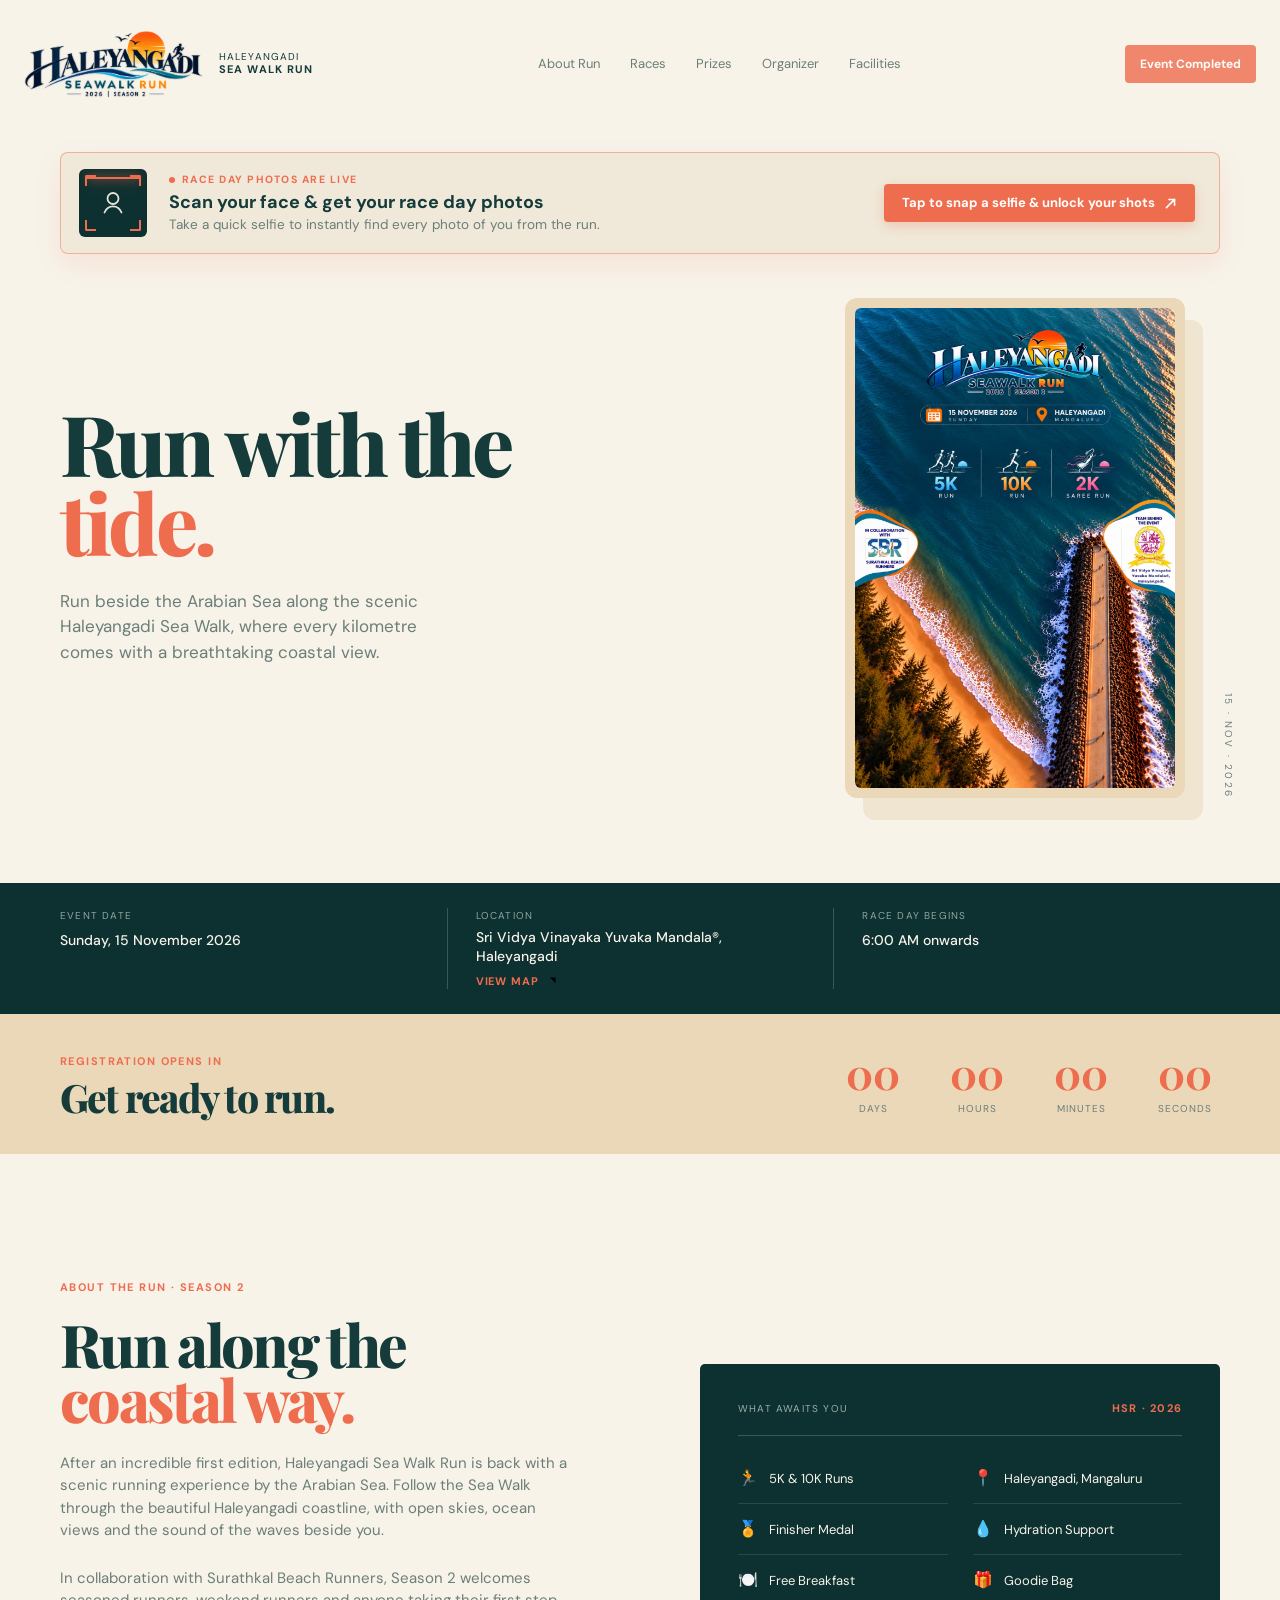
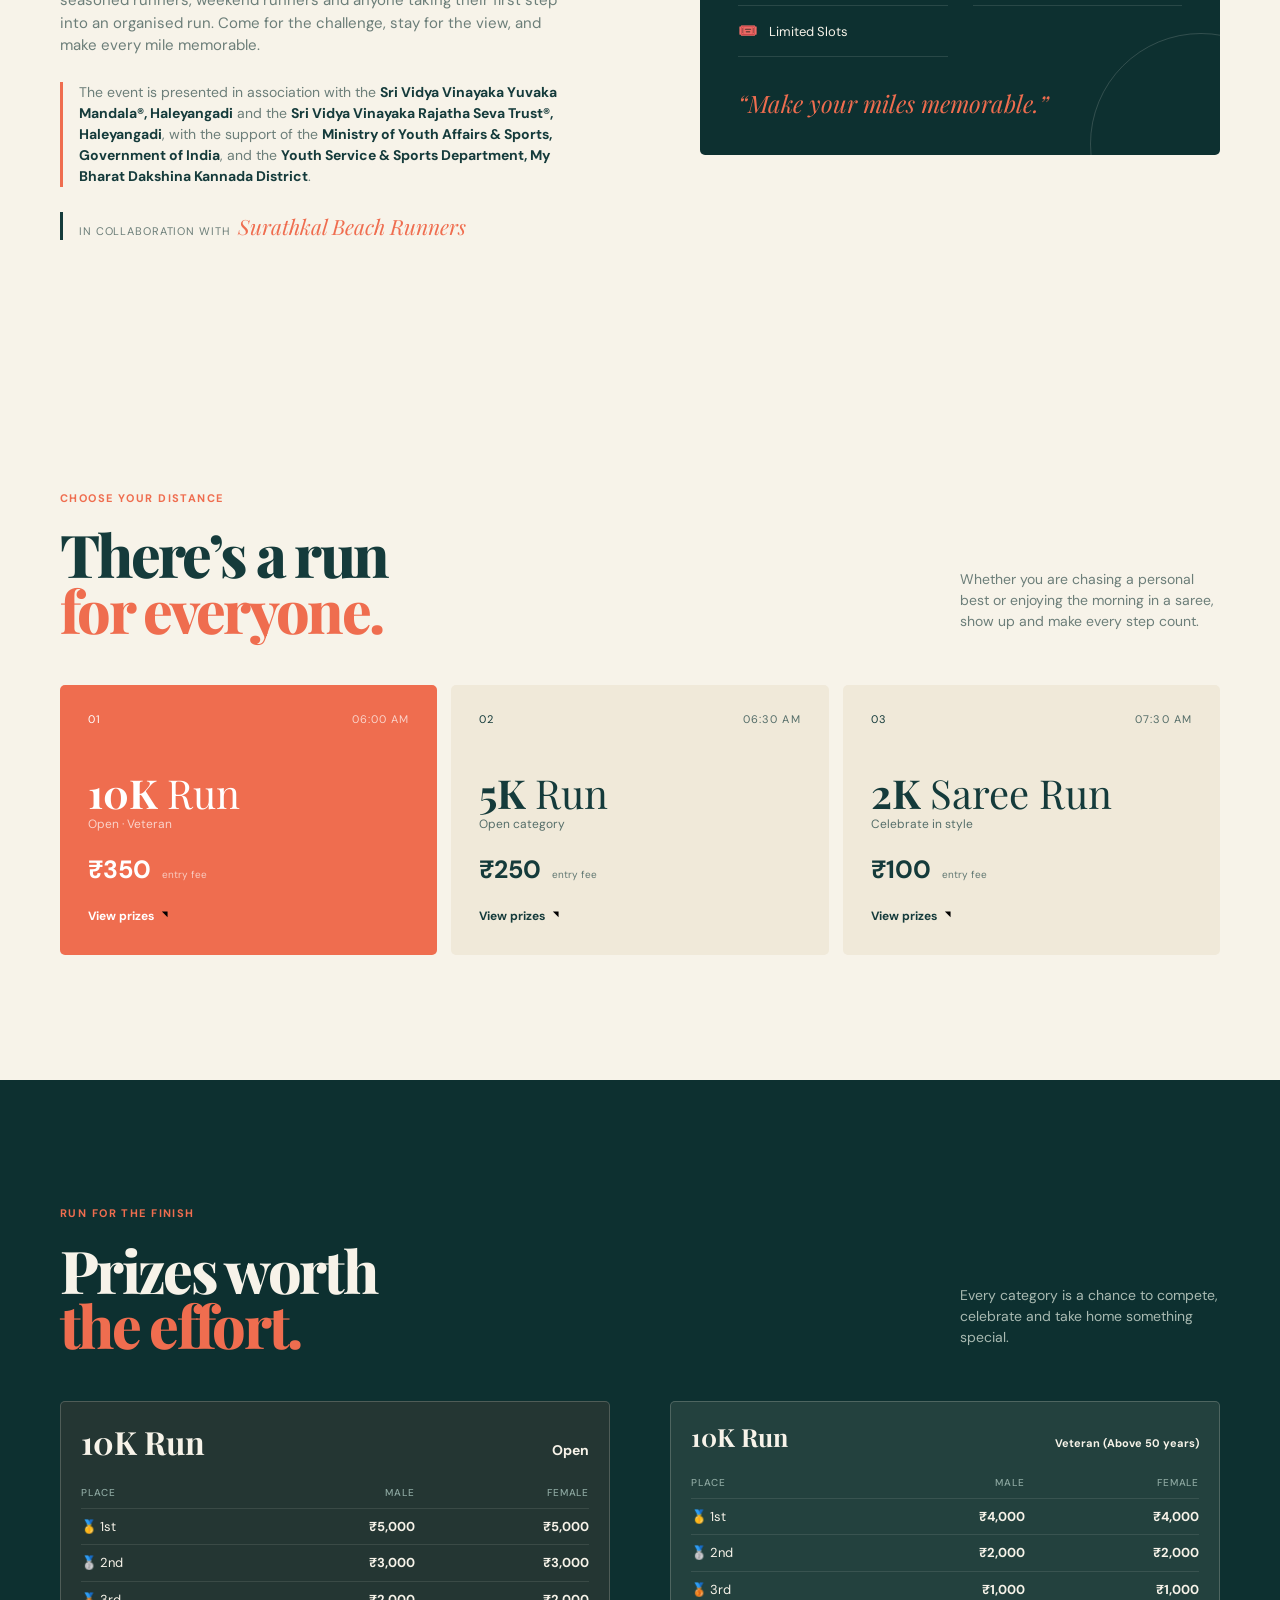
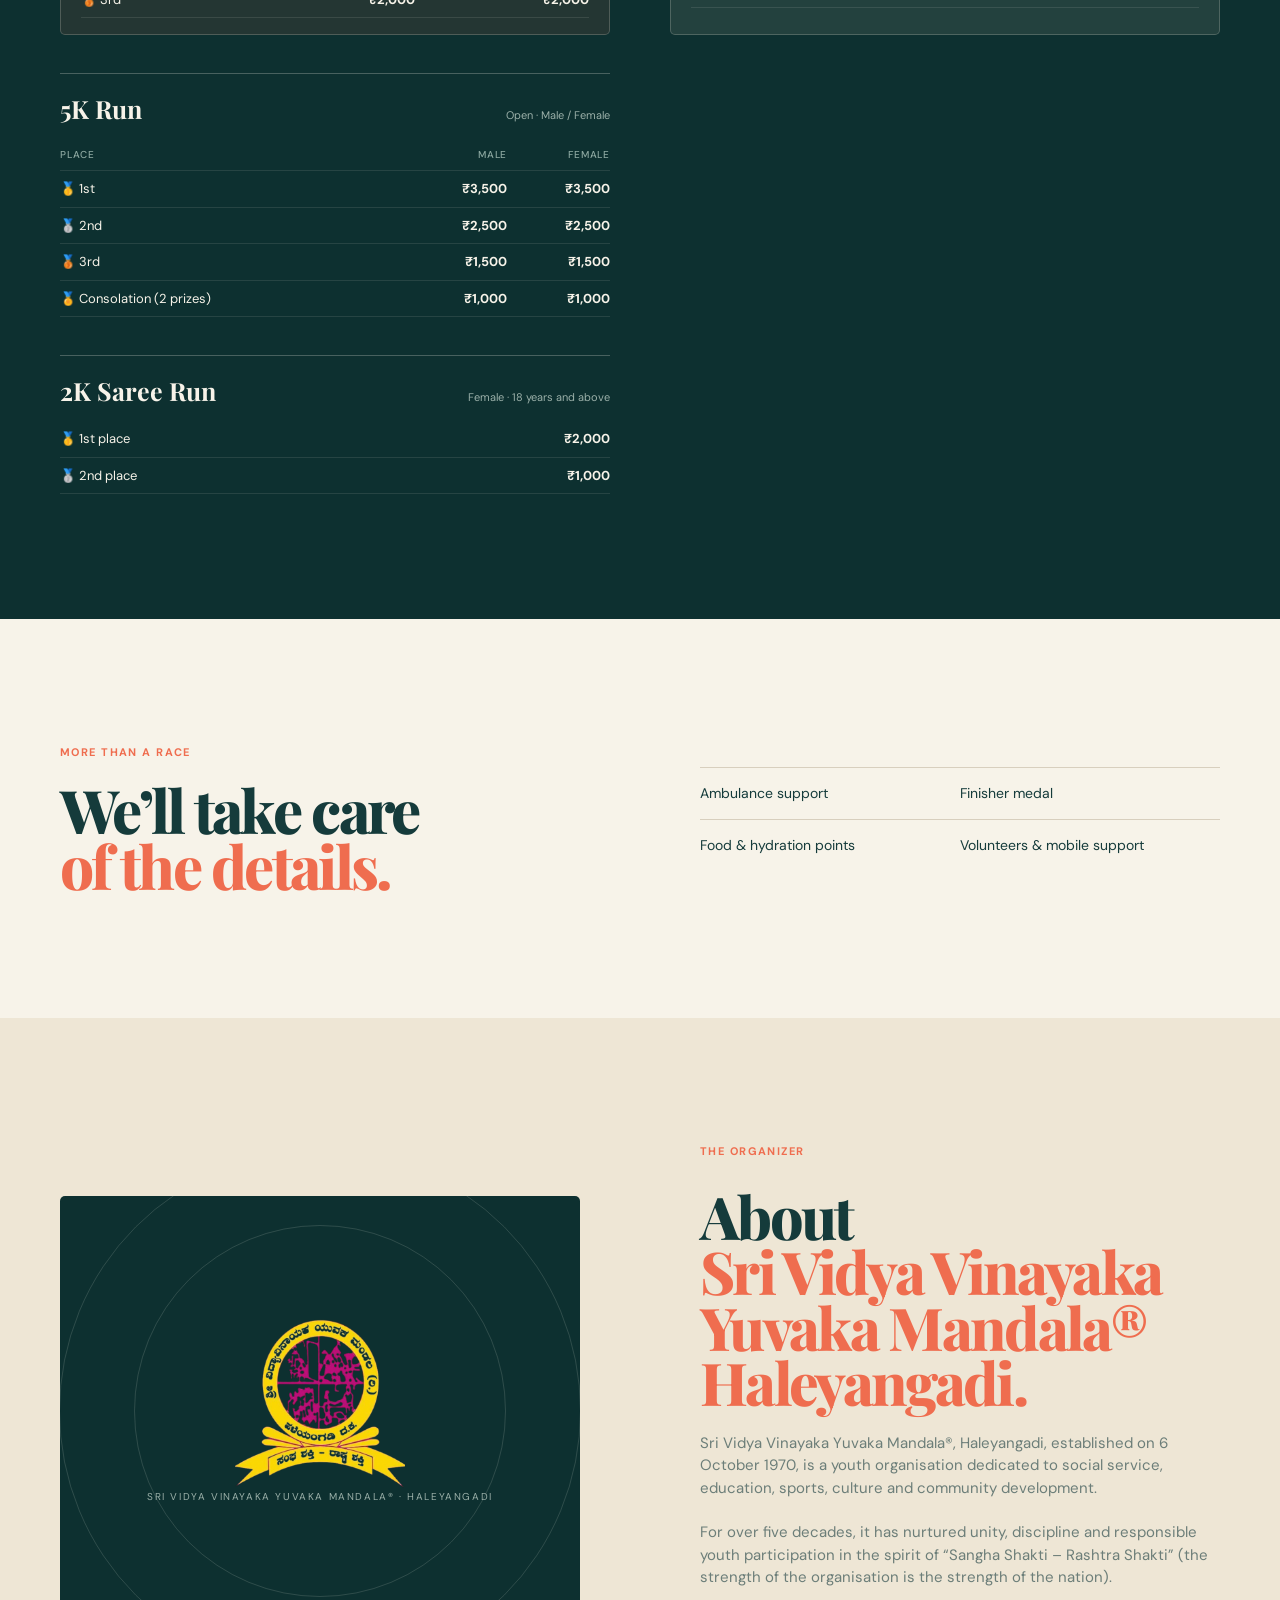
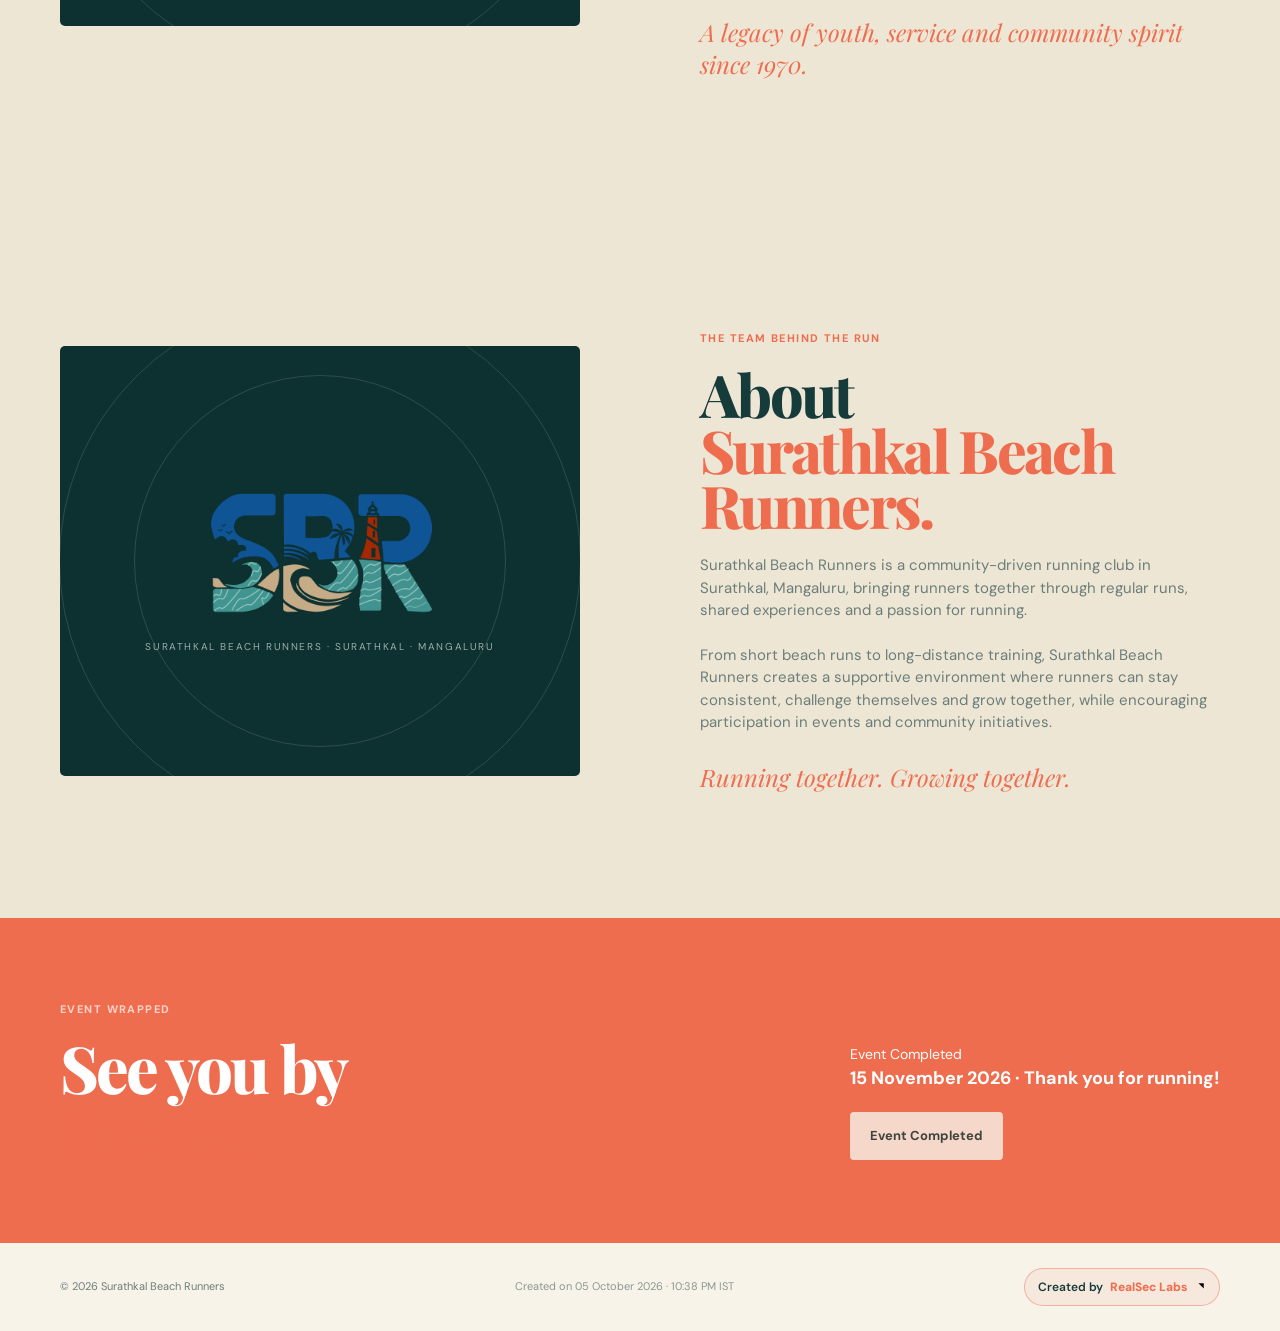
<file: index.html>
<!doctype html>
<html lang="en">
  <head>
    <meta charset="UTF-8" />
    <meta name="viewport" content="width=device-width, initial-scale=1.0" />
    <meta name="description" content="Haleyangadi Sea Walk Run 2026 — Run by the sea on November 15, 2026." />
    <title>Haleyangadi Sea Walk Run 2026</title>
    <link rel="icon" type="image/png" href="assets/images/hsr-logo.png" />
    <link rel="preconnect" href="https://fonts.googleapis.com" />
    <link rel="preconnect" href="https://fonts.gstatic.com" crossorigin />
    <link href="https://fonts.googleapis.com/css2?family=DM+Sans:wght@400;500;600;700&family=Playfair+Display:wght@700;800&display=swap" rel="stylesheet" />
    <link rel="stylesheet" href="styles.css" />
    <link rel="stylesheet" href="mobile-fixes.css" />
  </head>
  <body>
    <header class="site-header">
      <a class="brand" href="#top" aria-label="Haleyangadi Sea Walk Run home">
        <span class="brand-logo" aria-label="Haleyangadi Sea Walk Run and Surathkal Beach Runners organizer logos">
          <img class="brand-logo-image brand-logo-hsr" src="assets/images/hsr-logo.png" alt="Haleyangadi Sea Walk Run logo" />
          <img class="brand-logo-image brand-logo-sbr" src="assets/images/sbr-logo.png" alt="Surathkal Beach Runners organizer logo" />
          <img class="brand-logo-image brand-logo-vidya" src="assets/images/vidya-vinayaka-logo.png" alt="Sri Vidya Vinayaka Yuvaka Mandala® logo" />
        </span>
        <span>Haleyangadi<br /><strong>Sea Walk Run</strong></span>
      </a>
      <nav id="main-navigation" aria-label="Main navigation">
        <a href="#about">About Run</a>
        <a href="#races">Races</a>
        <a href="#prizes">Prizes</a>
        <a href="#organizer">Organizer</a>
        <a href="#support">Facilities</a>
      </nav>
      <button class="menu-toggle" type="button" aria-expanded="false" aria-controls="main-navigation">Menu</button>
      <span class="button button-small register-link event-done-btn" aria-disabled="true">Event Completed</span>
    </header>

    <main id="top">
      <section class="hero page-width">
        <div class="hero-actions hero-photo-banner">
          <a class="photo-scan-link" href="https://myphoto.snaptle.in/6GZINBBsSZts" target="_blank" rel="noopener noreferrer" aria-label="Scan your face and get your race day photos">
            <span class="face-scan-box" aria-hidden="true">
              <span class="scan-corner scan-tl"></span>
              <span class="scan-corner scan-tr"></span>
              <span class="scan-corner scan-bl"></span>
              <span class="scan-corner scan-br"></span>
              <svg class="face-icon" viewBox="0 0 36 36" fill="none">
                <circle cx="18" cy="13.5" r="5.5" stroke="currentColor" stroke-width="1.8" />
                <path d="M9.5 27.5c1.6-4.1 5-6.2 8.5-6.2s6.9 2.1 8.5 6.2" stroke="currentColor" stroke-width="1.8" stroke-linecap="round" />
              </svg>
              <span class="scan-line"></span>
            </span>
            <span class="photo-scan-copy">
              <span class="photo-scan-eyebrow"><span class="eyebrow-dot photo-live-dot"></span>Race day photos are live</span>
              <strong class="photo-scan-title">Scan your face &amp; get your race day photos</strong>
              <span class="photo-scan-sub">Take a quick selfie to instantly find every photo of you from the run.</span>
            </span>
            <span class="photo-scan-cta"><span>Tap to snap a selfie &amp; unlock your shots</span><svg class="icon-arrow" viewBox="0 0 16 16" aria-hidden="true"><path d="M3 13 13 3M6 3h7v7"></path></svg></span>
          </a>
        </div>
        <div class="hero-copy">
          <h1>Run with the<br /><em>tide.</em></h1>
          <p class="hero-intro">Run beside the Arabian Sea along the scenic Haleyangadi Sea Walk, where every kilometre comes with a breathtaking coastal view.</p>
        </div>
        <div class="hero-art" aria-label="Haleyangadi Sea Walk Run 2026 poster">
          <div class="poster-frame">
            <img src="assets/images/hsr-poster.jpeg" alt="Haleyangadi Sea Walk Run 2026 event poster" />
          </div>
          <span class="art-label">15 · NOV · 2026</span>
        </div>
      </section>

      <section class="date-strip">
        <div class="page-width date-grid">
          <div><span class="strip-label">Event date</span><strong>Sunday, 15 November 2026</strong></div>
          <div><span class="strip-label">Location</span><a class="venue-link" href="https://share.google/y2yjEigdvS4uivQZL" target="_blank" rel="noopener noreferrer"><strong>Sri Vidya Vinayaka Yuvaka Mandala®, Haleyangadi</strong><span class="venue-action">View map <svg class="icon-arrow" viewBox="0 0 16 16" aria-hidden="true"><path d="M3 13 13 3M6 3h7v7"></path></svg></span></a></div>
          <div><span class="strip-label">Race day begins</span><strong>6:00 AM onwards</strong></div>
        </div>
      </section>

      <section class="countdown-section" aria-live="polite">
        <div class="page-width countdown-inner">
          <div>
            <p class="eyebrow" id="countdown-label">Registration opens in</p>
            <h2 id="countdown-title">Get ready to run.</h2>
          </div>
          <div class="countdown" id="countdown" aria-label="Countdown timer">
            <div><strong id="days">00</strong><span>Days</span></div>
            <div><strong id="hours">00</strong><span>Hours</span></div>
            <div><strong id="minutes">00</strong><span>Minutes</span></div>
            <div><strong id="seconds">00</strong><span>Seconds</span></div>
          </div>
        </div>
      </section>

      <section class="about-section section page-width" id="about">
        <div class="about-copy">
          <p class="eyebrow">About the run · Season 2</p>
          <h2>Run along the<br /><em>coastal way.</em></h2>
          <p>After an incredible first edition, Haleyangadi Sea Walk Run is back with a scenic running experience by the Arabian Sea. Follow the Sea Walk through the beautiful Haleyangadi coastline, with open skies, ocean views and the sound of the waves beside you.</p>
          <p>In collaboration with Surathkal Beach Runners, Season 2 welcomes seasoned runners, weekend runners and anyone taking their first step into an organised run. Come for the challenge, stay for the view, and make every mile memorable.</p>
          <p class="organizer-intro">The event is presented in association with the <strong>Sri Vidya Vinayaka Yuvaka Mandala®, Haleyangadi</strong> and the <strong>Sri Vidya Vinayaka Rajatha Seva Trust®, Haleyangadi</strong>, with the support of the <strong>Ministry of Youth Affairs & Sports, Government of India</strong>, and the <strong>Youth Service & Sports Department, My Bharat Dakshina Kannada District</strong>.</p>
          <p class="collaboration-intro"><span>In collaboration with</span><strong>Surathkal Beach Runners</strong></p>
        </div>
        <div class="about-card">
          <div class="about-card-heading"><span>What awaits you</span><strong>HSR · 2026</strong></div>
          <div class="about-highlights">
            <span><b>🏃</b> 5K & 10K Runs</span>
            <span><b>📍</b> Haleyangadi, Mangaluru</span>
            <span><b>🏅</b> Finisher Medal</span>
            <span><b>💧</b> Hydration Support</span>
            <span><b>🍽️</b> Free Breakfast</span>
            <span><b>🎁</b> Goodie Bag</span>
            <span><b>🎟️</b> Limited Slots</span>
          </div>
          <p class="about-quote">“Make your miles memorable.”</p>
        </div>
      </section>

      <section class="section page-width" id="races">
        <div class="section-heading">
          <div><p class="eyebrow">Choose your distance</p><h2>There’s a run<br /><em>for everyone.</em></h2></div>
          <p>Whether you are chasing a personal best or enjoying the morning in a saree, show up and make every step count.</p>
        </div>
        <div class="race-grid">
          <article class="race-card featured">
            <div class="race-top"><span class="race-number">01</span><span class="race-time">06:00 AM</span></div>
            <h3>10K <em>Run</em></h3><p class="race-type">Open · Veteran</p>
            <div class="fee">₹350 <small>entry fee</small></div>
            <a href="#prizes" class="card-link">View prizes <svg class="icon-arrow" viewBox="0 0 16 16" aria-hidden="true"><path d="M3 13 13 3M6 3h7v7"></path></svg></a>
          </article>
          <article class="race-card">
            <div class="race-top"><span class="race-number">02</span><span class="race-time">06:30 AM</span></div>
            <h3>5K <em>Run</em></h3><p class="race-type">Open category</p>
            <div class="fee">₹250 <small>entry fee</small></div>
            <a href="#prizes" class="card-link">View prizes <svg class="icon-arrow" viewBox="0 0 16 16" aria-hidden="true"><path d="M3 13 13 3M6 3h7v7"></path></svg></a>
          </article>
          <article class="race-card">
            <div class="race-top"><span class="race-number">03</span><span class="race-time">07:30 AM</span></div>
            <h3>2K <em>Saree Run</em></h3><p class="race-type">Celebrate in style</p>
            <div class="fee">₹100 <small>entry fee</small></div>
            <a href="#prizes" class="card-link">View prizes <svg class="icon-arrow" viewBox="0 0 16 16" aria-hidden="true"><path d="M3 13 13 3M6 3h7v7"></path></svg></a>
          </article>
        </div>
      </section>

      <section class="section prize-section" id="prizes">
        <div class="page-width">
          <div class="section-heading">
            <div><p class="eyebrow">Run for the finish</p><h2>Prizes worth<br /><em>the effort.</em></h2></div>
            <p>Every category is a chance to compete, celebrate and take home something special.</p>
          </div>
          <div class="prize-tables">
            <div class="prize-block age-category below-50 open-category"><div class="prize-title"><h3>10K Run</h3><span>Open</span></div><table><thead><tr><th>Place</th><th>Male</th><th>Female</th></tr></thead><tbody><tr><td>🥇 1st</td><td>₹5,000</td><td>₹5,000</td></tr><tr><td>🥈 2nd</td><td>₹3,000</td><td>₹3,000</td></tr><tr><td>🥉 3rd</td><td>₹2,000</td><td>₹2,000</td></tr></tbody></table></div>
            <div class="prize-block age-category above-50"><div class="prize-title"><h3>10K Run</h3><span>Veteran (Above 50 years)</span></div><table><thead><tr><th>Place</th><th>Male</th><th>Female</th></tr></thead><tbody><tr><td>🥇 1st</td><td>₹4,000</td><td>₹4,000</td></tr><tr><td>🥈 2nd</td><td>₹2,000</td><td>₹2,000</td></tr><tr><td>🥉 3rd</td><td>₹1,000</td><td>₹1,000</td></tr></tbody></table></div>
            <div class="prize-block"><div class="prize-title"><h3>5K Run</h3><span>Open · Male / Female</span></div><table><thead><tr><th>Place</th><th>Male</th><th>Female</th></tr></thead><tbody><tr><td>🥇 1st</td><td>₹3,500</td><td>₹3,500</td></tr><tr><td>🥈 2nd</td><td>₹2,500</td><td>₹2,500</td></tr><tr><td>🥉 3rd</td><td>₹1,500</td><td>₹1,500</td></tr><tr><td>🏅 Consolation (2 prizes)</td><td>₹1,000</td><td>₹1,000</td></tr></tbody></table></div>
            <div class="prize-block saree-prize"><div class="prize-title"><h3>2K Saree Run</h3><span>Female · 18 years and above</span></div><table><tbody><tr><td>🥇 1st place</td><td>₹2,000</td></tr><tr><td>🥈 2nd place</td><td>₹1,000</td></tr></tbody></table></div>
          </div>
        </div>
      </section>

      <section class="support section page-width" id="support">
        <div class="support-heading"><p class="eyebrow">More than a race</p><h2>We’ll take care<br /><em>of the details.</em></h2></div>
        <div class="support-list"><span>Ambulance support</span><span>Finisher medal</span><span>Food & hydration points</span><span>Volunteers & mobile support</span></div>
      </section>

      <section class="primary-organizer organizer-section section" id="organizer">
        <div class="page-width organizer-grid">
          <div class="organizer-visual">
            <img src="assets/images/vidya-vinayaka-logo.png" alt="Sri Vidya Vinayaka Yuvaka Mandala® logo" />
            <span>SRI VIDYA VINAYAKA YUVAKA MANDALA® · HALEYANGADI</span>
          </div>
          <div class="organizer-copy">
            <p class="eyebrow">The organizer</p>
            <h2>About<br /><em>Sri Vidya Vinayaka<br />Yuvaka Mandala®<br />Haleyangadi.</em></h2>
            <p>Sri Vidya Vinayaka Yuvaka Mandala®, Haleyangadi, established on 6 October 1970, is a youth organisation dedicated to social service, education, sports, culture and community development.</p>
            <p>For over five decades, it has nurtured unity, discipline and responsible youth participation in the spirit of “Sangha Shakti – Rashtra Shakti” (the strength of the organisation is the strength of the nation).</p>
            <strong class="organizer-tagline">A legacy of youth, service and community spirit since 1970.</strong>
          </div>
        </div>
      </section>

      <section class="organizer-section section" id="sbr">
        <div class="page-width organizer-grid">
          <div class="organizer-visual">
            <img src="assets/images/sbr-logo.png" alt="Surathkal Beach Runners logo" />
            <span>SURATHKAL BEACH RUNNERS · SURATHKAL · MANGALURU</span>
          </div>
          <div class="organizer-copy">
            <p class="eyebrow">The team behind the run</p>
            <h2>About<br /><em>Surathkal Beach<br />Runners.</em></h2>
            <p>Surathkal Beach Runners is a community-driven running club in Surathkal, Mangaluru, bringing runners together through regular runs, shared experiences and a passion for running.</p>
            <p>From short beach runs to long-distance training, Surathkal Beach Runners creates a supportive environment where runners can stay consistent, challenge themselves and grow together, while encouraging participation in events and community initiatives.</p>
            <strong class="organizer-tagline">Running together. Growing together.</strong>
          </div>
        </div>
      </section>

      <section class="register-cta" id="register">
        <div class="page-width cta-inner"><div><p class="eyebrow">Event wrapped</p><h2>See you by<br /><em>the sea.</em></h2></div><div class="cta-right"><p id="registration-status">Event Completed<br /><strong>15 November 2026 · Thank you for running!</strong></p><span class="button button-light register-link event-done-btn" aria-disabled="true">Event Completed</span></div></div>
      </section>
    </main>
    <footer class="site-footer page-width">
      <span>© 2026 Surathkal Beach Runners</span>
      <span class="site-meta">Created on 05 October 2026 · 10:38 PM IST</span>
      <a class="creator-credit" href="https://realseclabs.com" target="_blank" rel="noopener noreferrer">Created by <strong>RealSec Labs</strong> <svg class="icon-arrow" viewBox="0 0 16 16" aria-hidden="true"><path d="M3 13 13 3M6 3h7v7"></path></svg></a>
    </footer>
    <script src="script.js"></script>
  </body>
</html>
</file>
<file: styles.css>
:root{--ink:#153b3b;--deep:#0d3030;--cream:#f7f3e9;--coral:#ef6d4f;--sand:#ead8b9;--muted:#6c7e79}*{box-sizing:border-box}html{scroll-behavior:smooth}body{margin:0;background:var(--cream);color:var(--ink);font-family:"DM Sans",sans-serif;line-height:1.5}a{color:inherit;text-decoration:none}.page-width{width:min(1160px,calc(100% - 64px));margin-inline:auto}.site-header{height:128px;display:flex;align-items:center;justify-content:space-between;width:min(1240px,calc(100% - 48px));margin:auto}.brand{display:flex;align-items:center;gap:15px;font-size:10px;line-height:1.2;letter-spacing:.11em;text-transform:uppercase}.brand-logo{width:180px;height:112px;position:relative;display:block}.brand-logo-image{position:absolute;inset:0;width:100%;height:100%;object-fit:contain}.brand-logo-hsr{animation:logo-hsr 12s ease-in-out infinite}.brand-logo-sbr{inset:25%;width:50%;height:50%;animation:logo-sbr 12s ease-in-out infinite}.brand-logo-vidya{inset:10%;width:80%;height:80%;animation:logo-vidya 12s ease-in-out infinite}.brand strong{font-size:11px}@keyframes logo-hsr{0%,25%{opacity:1}33%,91%{opacity:0}100%{opacity:1}}@keyframes logo-sbr{0%,25%{opacity:0}33%,58%{opacity:1}66%,100%{opacity:0}}@keyframes logo-vidya{0%,58%{opacity:0}66%,91%{opacity:1}100%{opacity:0}}.site-header nav{display:flex;gap:30px;font-size:13px;color:var(--muted)}.menu-toggle{display:none}.icon-arrow{display:inline-block;position:relative;width:13px;height:13px;vertical-align:-2px;color:currentColor}.icon-arrow-up-right:before{content:"";position:absolute;top:1px;right:0;width:8px;height:8px;border-top:1.5px solid currentColor;border-right:1.5px solid currentColor}.icon-arrow-up-right:after{content:"";position:absolute;top:6px;right:1px;width:12px;border-top:1.5px solid currentColor;transform:rotate(-45deg);transform-origin:right center}.icon-arrow-down:before{content:"";position:absolute;top:1px;left:6px;height:11px;border-left:1.5px solid currentColor}.icon-arrow-down:after{content:"";position:absolute;bottom:0;left:3px;width:6px;height:6px;border-right:1.5px solid currentColor;border-bottom:1.5px solid currentColor;transform:rotate(45deg)}.venue-link{display:flex;align-items:center;gap:10px}.venue-link strong{font-size:14px;font-weight:500}.button{background:var(--coral);color:#fff;border-radius:4px;padding:14px 20px;display:inline-flex;gap:16px;align-items:center;font-size:13px;font-weight:700;transition:transform .2s,background .2s}.button:hover{background:#db5a3d;transform:translateY(-2px)}.button-small{padding:10px 15px;font-size:12px}.hero{min-height:570px;display:grid;grid-template-columns:1fr 410px;gap:100px;align-items:center;padding:60px 0 85px}.eyebrow{font-size:11px;letter-spacing:.13em;text-transform:uppercase;font-weight:700;color:var(--coral);margin:0 0 20px}.eyebrow-dot{width:7px;height:7px;border-radius:50%;display:inline-block;background:var(--coral);margin-right:8px}.hero h1,h2{font:800 clamp(52px,7vw,84px)/.94 "Playfair Display",serif;letter-spacing:-.045em;margin:0}.hero h1 em,h2 em{color:var(--coral);font-style:normal}.hero-intro{max-width:395px;font-size:17px;color:var(--muted);margin:28px 0}.hero-actions{display:flex;align-items:center;gap:25px}.text-link{font-size:13px;font-weight:700;border-bottom:1px solid var(--ink);padding-bottom:3px}.text-link span{margin-left:8px}.hero-art{position:relative;display:flex;justify-content:center}.poster-frame{width:340px;padding:10px;background:var(--sand);border-radius:12px;overflow:hidden;position:relative;box-shadow:18px 22px 0 rgba(234,216,185,.5)}.poster-frame img{width:100%;height:auto;display:block;border-radius:6px}.art-label{position:absolute;right:-16px;bottom:0;writing-mode:vertical-rl;font-size:10px;letter-spacing:.22em;color:var(--muted)}.about-section{display:grid;grid-template-columns:1fr 1fr;gap:120px;align-items:center;padding-top:105px;padding-bottom:105px}.about-copy h2{font-size:59px}.about-copy>p:not(.eyebrow){max-width:510px;color:var(--muted);font-size:15px;margin:25px 0 0}.about-card{background:var(--deep);color:var(--cream);padding:36px 38px;border-radius:5px;position:relative;overflow:hidden}.about-card:after{content:"";position:absolute;width:220px;height:220px;border:1px solid rgba(247,243,233,.16);border-radius:50%;right:-92px;bottom:-100px}.about-card-heading{display:flex;justify-content:space-between;align-items:center;border-bottom:1px solid rgba(247,243,233,.2);padding-bottom:18px;text-transform:uppercase;font-size:10px;letter-spacing:.12em;color:#9bb0a9}.about-card-heading strong{color:var(--coral);font-size:11px}.about-highlights{display:grid;grid-template-columns:1fr 1fr;gap:0 25px;margin:17px 0 30px}.about-highlights span{border-bottom:1px solid rgba(247,243,233,.12);padding:13px 0;font-size:13px}.about-highlights b{font-size:16px;margin-right:8px}.about-quote{font:italic 24px "Playfair Display",serif;color:var(--coral);margin:0}.date-strip{background:var(--deep);color:var(--cream)}.date-grid{display:grid;grid-template-columns:repeat(3,1fr);padding:25px 0}.date-grid>div{padding:0 28px;border-left:1px solid rgba(247,243,233,.2)}.date-grid>div:first-child{padding-left:0;border:0}.strip-label{display:block;text-transform:uppercase;color:#8ca7a0;font-size:10px;letter-spacing:.12em;margin-bottom:5px}.date-grid strong{font-size:14px;font-weight:500}.section{padding-top:125px;padding-bottom:125px}.section-heading{display:flex;justify-content:space-between;align-items:end;margin-bottom:48px}.section-heading>p{width:260px;color:var(--muted);font-size:14px;margin:0 0 5px}.section-heading h2{font-size:59px}.race-grid{display:grid;grid-template-columns:repeat(3,1fr);gap:14px}.race-card{padding:26px 28px 30px;background:#f0e9d9;min-height:270px;border-radius:5px;display:flex;flex-direction:column}.race-card.featured{background:var(--coral);color:#fff}.race-top{display:flex;justify-content:space-between;font-size:11px;text-transform:uppercase;letter-spacing:.1em}.race-time{opacity:.7}.race-card h3{font:700 40px "Playfair Display",serif;line-height:1;margin:auto 0 2px}.race-card h3 em{font-weight:400;font-style:normal}.race-type{font-size:12px;opacity:.7;margin:0 0 18px}.fee{font-size:25px;font-weight:700}.fee small{font-size:10px;font-weight:400;opacity:.65;margin-left:5px}.card-link{font-size:12px;font-weight:700;margin-top:19px}.card-link span{float:right;font-size:16px}.prize-section{background:var(--deep);color:var(--cream)}.prize-section .section-heading>p{color:#a8b9b1}.prize-tables{display:grid;grid-template-columns:1fr 1fr;gap:38px 60px}.prize-block{border-top:1px solid rgba(247,243,233,.25);padding-top:18px}.prize-block.age-category{padding:18px 20px 16px;border:1px solid rgba(247,243,233,.2);border-radius:5px}.prize-block.age-category.below-50{background:rgba(239,109,79,.1)}.prize-block.age-category.above-50{background:rgba(234,216,185,.1)}.prize-block.age-category .prize-title span{color:var(--cream);font-weight:700}.prize-title{display:flex;justify-content:space-between;align-items:baseline;margin-bottom:14px}.prize-title h3{font:700 25px "Playfair Display",serif;margin:0}.prize-title span{font-size:11px;color:#9bb0a9}.prize-block table{width:100%;border-collapse:collapse;font-size:13px}.prize-block th{color:#8ca7a0;font-size:10px;font-weight:500;text-align:left;text-transform:uppercase;letter-spacing:.08em}.prize-block td,.prize-block th{padding:8px 0;border-bottom:1px solid rgba(247,243,233,.1)}.prize-block td:not(:first-child),.prize-block th:not(:first-child){text-align:right}.prize-block td:not(:first-child){font-weight:700}.saree-prize{grid-column:1/-1;max-width:calc(50% - 30px)}.support{display:grid;grid-template-columns:1fr 1fr;gap:120px}.support h2{font-size:60px}.support-list{display:grid;grid-template-columns:1fr 1fr;align-content:center;gap:0}.support-list span{border-top:1px solid #d8cfbe;padding:15px 0;font-size:14px}.register-cta{background:var(--coral);color:#fff;padding:83px 0}.cta-inner{display:flex;justify-content:space-between;align-items:end}.register-cta .eyebrow{color:#ffd4c8}.register-cta h2{font-size:65px}.cta-right{font-size:14px}.cta-right p{margin:0 0 20px}.cta-right strong{font-size:18px}.button-light{background:var(--cream);color:var(--ink)}.button-light:hover{background:#fff}.site-footer{padding:25px 0;font-size:11px;color:var(--muted);display:flex;align-items:center;justify-content:space-between;gap:20px;flex-wrap:nowrap;white-space:nowrap}.organizer{display:flex;align-items:center;gap:9px}.organizer img{height:28px;width:auto;object-fit:contain}.primary-organizer{background:var(--cream);text-align:center}.primary-organizer-inner{display:flex;flex-direction:column;align-items:center}.primary-organizer .eyebrow{margin-bottom:28px}.primary-organizer-logo{width:190px;height:190px;margin-bottom:30px;display:flex;align-items:center;justify-content:center}.primary-organizer-logo img{width:100%;height:100%;object-fit:contain}.primary-organizer h2{font-size:52px}.primary-organizer h2 em{font-style:normal}.site-meta{color:#8a9891}.creator-credit{color:var(--ink);font-size:11px}.creator-credit strong{color:var(--coral)}.creator-credit span{margin-left:5px}@media(prefers-reduced-motion:reduce){.brand-logo-hsr{opacity:1;animation:none}.brand-logo-sbr,.brand-logo-vidya{opacity:0;animation:none}}@media(max-width:480px){html,body{overflow-x:hidden}.countdown{width:100%;display:grid;grid-template-columns:repeat(4,minmax(0,1fr));gap:8px}.countdown>div{min-width:0}.countdown strong{font-size:29px}.countdown span{font-size:8px;letter-spacing:.05em}.poster-frame{width:100%;max-width:340px}.hero-art{width:100%;padding-right:12px}.site-footer{font-size:10px;gap:12px;justify-content:center}.creator-credit{font-size:10px}}@media(max-width:750px){.page-width{width:calc(100% - 40px)}.site-header{width:calc(100% - 32px);height:auto;min-height:86px;padding:10px 0 14px;position:relative;flex-wrap:wrap;row-gap:8px}.brand-logo{width:96px;height:64px}.menu-toggle{display:none}.site-header nav,.site-header nav.is-open{display:flex;position:static;z-index:auto;order:3;width:100%;background:transparent;border:0;border-top:1px solid #d8cfbe;border-radius:0;padding:8px 0 0;box-shadow:none;gap:8px 14px;justify-content:center;flex-wrap:wrap}.site-header nav a{padding:3px 0;font-size:11px;border:0}.hero{display:flex;flex-direction:column;align-items:start;gap:45px;padding:55px 0 75px}.hero h1{font-size:61px}.hero-art{align-self:center}.date-grid{display:block;padding:5px 0}.date-grid>div,.date-grid>div:first-child{padding:16px 0;border-left:0;border-bottom:1px solid rgba(247,243,233,.2)}.section{padding-top:80px;padding-bottom:80px}.section-heading{display:block}.section-heading h2,.support h2{font-size:48px}.section-heading>p{margin-top:22px;width:auto}.race-grid{grid-template-columns:1fr}.prize-tables{grid-template-columns:1fr;gap:32px}.saree-prize{grid-column:auto;max-width:none}.about-section{display:block;padding-top:80px;padding-bottom:80px}.about-copy h2{font-size:48px}.about-card{margin-top:40px;padding:28px 24px}.about-highlights{gap:0 12px}.organizer-grid{display:block}.organizer-visual{min-height:360px;padding:42px 24px;margin:0 auto}.organizer-visual img{width:min(220px,75%);height:auto;max-height:160px}.organizer-visual span{text-align:center;line-height:1.5}.organizer-copy{margin-top:55px}.organizer-copy h2{font-size:48px}.countdown-inner{display:block}.countdown{justify-content:space-between;gap:8px;margin-top:28px}.countdown>div{min-width:58px}.countdown strong{font-size:32px}.support{display:block}.support-list{margin-top:40px}.register-cta{padding:65px 0}.cta-inner{display:block}.cta-right{margin-top:35px}.site-footer{display:flex;flex-wrap:wrap;white-space:normal}.site-footer span{display:inline;margin:0}.art-label{right:2px}}
.primary-organizer{text-align:left;background:#eee6d5}.primary-organizer .organizer-copy h2{font-size:59px}#8a9891}.creator-credit{color:var(--ink);font-size:11px}.creator-credit strong{color:var(--coral)}.creator-credit span{margin-left:5px}@media(prefers-reduced-motion:reduce){.brand-logo-hsr{opacity:1;animation:none}.brand-logo-sbr,.brand-logo-vidya{opacity:0;animation:none}}@media(max-width:480px){html,body{overflow-x:hidden}.countdown{width:100%;display:grid;grid-template-columns:repeat(4,minmax(0,1fr));gap:8px}.countdown>div{min-width:0}.countdown strong{font-size:29px}.countdown span{font-size:8px;letter-spacing:.05em}.poster-frame{width:100%;max-width:340px}.hero-art{width:100%;padding-right:12px}.site-footer{font-size:10px;gap:12px;justify-content:center}.creator-credit{font-size:10px}}@media(max-width:750px){.page-width{width:calc(100% - 40px)}.site-header{width:calc(100% - 32px);height:auto;min-height:86px;padding:10px 0 14px;position:relative;flex-wrap:wrap;row-gap:8px}.brand-logo{width:96px;height:64px}.menu-toggle{display:none}.site-header nav,.site-header nav.is-open{display:flex;position:static;z-index:auto;order:3;width:100%;background:transparent;border:0;border-top:1px solid #d8cfbe;border-radius:0;padding:8px 0 0;box-shadow:none;gap:8px 14px;justify-content:center;flex-wrap:wrap}.site-header nav a{padding:3px 0;font-size:11px;border:0}.hero{display:flex;flex-direction:column;align-items:start;gap:45px;padding:55px 0 75px}.hero h1{font-size:61px}.hero-art{align-self:center}.date-grid{display:block;padding:5px 0}.date-grid>div,.date-grid>div:first-child{padding:16px 0;border-left:0;border-bottom:1px solid rgba(247,243,233,.2)}.section{padding-top:80px;padding-bottom:80px}.section-heading{display:block}.section-heading h2,.support h2{font-size:48px}.section-heading>p{margin-top:22px;width:auto}.race-grid{grid-template-columns:1fr}.prize-tables{grid-template-columns:1fr;gap:32px}.saree-prize{grid-column:auto;max-width:none}.about-section{display:block;padding-top:80px;padding-bottom:80px}.about-copy h2{font-size:48px}.about-card{margin-top:40px;padding:28px 24px}.about-highlights{gap:0 12px}.organizer-grid{display:block}.organizer-visual{min-height:360px;padding:42px 24px;margin:0 auto}.organizer-visual img{width:min(220px,75%);height:auto;max-height:160px}.organizer-visual span{text-align:center;line-height:1.5}.organizer-copy{margin-top:55px}.organizer-copy h2{font-size:48px}.countdown-inner{display:block}.countdown{justify-content:space-between;gap:8px;margin-top:28px}.countdown>div{min-width:58px}.countdown strong{font-size:32px}.support{display:block}.support-list{margin-top:40px}.register-cta{padding:65px 0}.cta-inner{display:block}.cta-right{margin-top:35px}.site-footer{display:flex;flex-wrap:wrap;white-space:normal}.site-footer span{display:inline;margin:0}.art-label{right:2px}}
.countdown-section{background:#ead8b9;padding:38px 0}.countdown-inner{display:flex;align-items:center;justify-content:space-between;gap:40px}.countdown-section .eyebrow{margin-bottom:9px}.countdown-section h2{font-size:39px}.countdown{display:flex;gap:34px}.countdown>div{text-align:center;min-width:70px}.countdown strong{display:block;font:700 42px "Playfair Display",serif;color:var(--coral);line-height:1}.countdown span{display:block;color:var(--muted);font-size:10px;letter-spacing:.1em;text-transform:uppercase;margin-top:7px}.register-link[aria-disabled="true"]{cursor:default;opacity:.8}.register-link[aria-disabled="true"]:hover{transform:none;background:var(--coral)}{position:absolute;right:-16px;bottom:0;writing-mode:vertical-rl;font-size:10px;letter-spacing:.22em;color:var(--muted)}.about-section{display:grid;grid-template-columns:1fr 1fr;gap:120px;align-items:center;padding-top:105px;padding-bottom:105px}.about-copy h2{font-size:59px}.about-copy>p:not(.eyebrow){max-width:510px;color:var(--muted);font-size:15px;margin:25px 0 0}.about-card{background:var(--deep);color:var(--cream);padding:36px 38px;border-radius:5px;position:relative;overflow:hidden}.about-card:after{content:"";position:absolute;width:220px;height:220px;border:1px solid rgba(247,243,233,.16);border-radius:50%;right:-92px;bottom:-100px}.about-card-heading{display:flex;justify-content:space-between;align-items:center;border-bottom:1px solid rgba(247,243,233,.2);padding-bottom:18px;text-transform:uppercase;font-size:10px;letter-spacing:.12em;color:#9bb0a9}.about-card-heading strong{color:var(--coral);font-size:11px}.about-highlights{display:grid;grid-template-columns:1fr 1fr;gap:0 25px;margin:17px 0 30px}.about-highlights span{border-bottom:1px solid rgba(247,243,233,.12);padding:13px 0;font-size:13px}.about-highlights b{font-size:16px;margin-right:8px}.about-quote{font:italic 24px "Playfair Display",serif;color:var(--coral);margin:0}.date-strip{background:var(--deep);color:var(--cream)}.date-grid{display:grid;grid-template-columns:repeat(3,1fr);padding:25px 0}.date-grid>div{padding:0 28px;border-left:1px solid rgba(247,243,233,.2)}.date-grid>div:first-child{padding-left:0;border:0}.strip-label{display:block;text-transform:uppercase;color:#8ca7a0;font-size:10px;letter-spacing:.12em;margin-bottom:5px}.date-grid strong{font-size:14px;font-weight:500}.section{padding-top:125px;padding-bottom:125px}.section-heading{display:flex;justify-content:space-between;align-items:end;margin-bottom:48px}.section-heading>p{width:260px;color:var(--muted);font-size:14px;margin:0 0 5px}.section-heading h2{font-size:59px}.race-grid{display:grid;grid-template-columns:repeat(3,1fr);gap:14px}.race-card{padding:26px 28px 30px;background:#f0e9d9;min-height:270px;border-radius:5px;display:flex;flex-direction:column}.race-card.featured{background:var(--coral);color:#fff}.race-top{display:flex;justify-content:space-between;font-size:11px;text-transform:uppercase;letter-spacing:.1em}.race-time{opacity:.7}.race-card h3{font:700 40px "Playfair Display",serif;line-height:1;margin:auto 0 2px}.race-card h3 em{font-weight:400;font-style:normal}.race-type{font-size:12px;opacity:.7;margin:0 0 18px}.fee{font-size:25px;font-weight:700}.fee small{font-size:10px;font-weight:400;opacity:.65;margin-left:5px}.card-link{font-size:12px;font-weight:700;margin-top:19px}.card-link span{float:right;font-size:16px}.prize-section{background:var(--deep);color:var(--cream)}.prize-section .section-heading>p{color:#a8b9b1}.prize-tables{display:grid;grid-template-columns:1fr 1fr;gap:38px 60px}.prize-block{border-top:1px solid rgba(247,243,233,.25);padding-top:18px}.prize-title{display:flex;justify-content:space-between;align-items:baseline;margin-bottom:14px}.prize-title h3{font:700 25px "Playfair Display",serif;margin:0}.prize-title span{font-size:11px;color:#9bb0a9}.prize-block table{width:100%;border-collapse:collapse;font-size:13px}.prize-block th{color:#8ca7a0;font-size:10px;font-weight:500;text-align:left;text-transform:uppercase;letter-spacing:.08em}.prize-block td,.prize-block th{padding:8px 0;border-bottom:1px solid rgba(247,243,233,.1)}.prize-block td:not(:first-child),.prize-block th:not(:first-child){text-align:right}.prize-block td:not(:first-child){font-weight:700}.saree-prize{grid-column:1/-1;max-width:calc(50% - 30px)}.support{display:grid;grid-template-columns:1fr 1fr;gap:120px}.support h2{font-size:60px}.support-list{display:grid;grid-template-columns:1fr 1fr;align-content:center;gap:0}.support-list span{border-top:1px solid #d8cfbe;padding:15px 0;font-size:14px}.register-cta{background:var(--coral);color:#fff;padding:83px 0}.cta-inner{display:flex;justify-content:space-between;align-items:end}.register-cta .eyebrow{color:#ffd4c8}.register-cta h2{font-size:65px}.cta-right{font-size:14px}.cta-right p{margin:0 0 20px}.cta-right strong{font-size:18px}.button-light{background:var(--cream);color:var(--ink)}.button-light:hover{background:#fff}.site-footer{padding:25px 0;font-size:11px;color:var(--muted);display:flex;justify-content:space-between}.organizer{display:flex;align-items:center;gap:9px}.organizer img{height:28px;width:auto;object-fit:contain}@media(prefers-reduced-motion:reduce){.brand-logo-hsr{opacity:1;animation:none}.brand-logo-sbr{display:none}}@media(max-width:750px){.page-width{width:calc(100% - 40px)}.site-header{width:calc(100% - 32px);height:86px}.brand-logo{width:96px;height:64px}.site-header nav{display:none}.hero{display:flex;flex-direction:column;align-items:start;gap:45px;padding:55px 0 75px}.hero h1{font-size:61px}.hero-art{align-self:center}.date-grid{display:block;padding:5px 0}.date-grid>div,.date-grid>div:first-child{padding:16px 0;border-left:0;border-bottom:1px solid rgba(247,243,233,.2)}.section{padding-top:80px;padding-bottom:80px}.section-heading{display:block}.section-heading h2,.support h2{font-size:48px}.section-heading>p{margin-top:22px;width:auto}.race-grid{grid-template-columns:1fr}.prize-tables{grid-template-columns:1fr;gap:32px}.saree-prize{grid-column:auto;max-width:none}.about-section{display:block;padding-top:80px;padding-bottom:80px}.about-copy h2{font-size:48px}.about-card{margin-top:40px;padding:28px 24px}.about-highlights{gap:0 12px}.organizer-grid{display:block}.organizer-visual{min-height:300px}.organizer-copy{margin-top:55px}.organizer-copy h2{font-size:48px}.support{display:block}.support-list{margin-top:40px}.register-cta{padding:65px 0}.cta-inner{display:block}.cta-right{margin-top:35px}.site-footer{display:block}.site-footer span{display:block;margin:8px 0}.art-label{right:2px}}
.organizer-section{background:#eee6d5}.organizer-grid{display:grid;grid-template-columns:1fr 1fr;gap:120px;align-items:center}.organizer-visual{min-height:430px;background:var(--deep);border-radius:5px;display:flex;flex-direction:column;align-items:center;justify-content:center;padding:35px;position:relative;overflow:hidden}.organizer-visual:before,.organizer-visual:after{content:"";position:absolute;border:1px solid rgba(247,243,233,.14);border-radius:50%;width:370px;height:370px}.organizer-visual:after{width:520px;height:520px}.organizer-visual img{width:230px;height:170px;object-fit:contain;position:relative;z-index:1}.organizer-visual span{color:#9bb0a9;font-size:10px;letter-spacing:.16em;position:relative;z-index:1}.organizer-copy h2{font-size:59px}.organizer-copy>p:not(.eyebrow){max-width:520px;color:var(--muted);font-size:15px;margin:22px 0 0}.organizer-tagline{display:block;color:var(--coral);font:italic 24px "Playfair Display",serif;margin-top:27px}{position:absolute;right:-16px;bottom:0;writing-mode:vertical-rl;font-size:10px;letter-spacing:.22em;color:var(--muted)}.about-section{display:grid;grid-template-columns:1fr 1fr;gap:120px;align-items:center;padding-top:105px;padding-bottom:105px}.about-copy h2{font-size:59px}.about-copy>p:not(.eyebrow){max-width:510px;color:var(--muted);font-size:15px;margin:25px 0 0}.about-card{background:var(--deep);color:var(--cream);padding:36px 38px;border-radius:5px;position:relative;overflow:hidden}.about-card:after{content:"";position:absolute;width:220px;height:220px;border:1px solid rgba(247,243,233,.16);border-radius:50%;right:-92px;bottom:-100px}.about-card-heading{display:flex;justify-content:space-between;align-items:center;border-bottom:1px solid rgba(247,243,233,.2);padding-bottom:18px;text-transform:uppercase;font-size:10px;letter-spacing:.12em;color:#9bb0a9}.about-card-heading strong{color:var(--coral);font-size:11px}.about-highlights{display:grid;grid-template-columns:1fr 1fr;gap:0 25px;margin:17px 0 30px}.about-highlights span{border-bottom:1px solid rgba(247,243,233,.12);padding:13px 0;font-size:13px}.about-highlights b{font-size:16px;margin-right:8px}.about-quote{font:italic 24px "Playfair Display",serif;color:var(--coral);margin:0}.date-strip{background:var(--deep);color:var(--cream)}.date-grid{display:grid;grid-template-columns:repeat(3,1fr);padding:25px 0}.date-grid>div{padding:0 28px;border-left:1px solid rgba(247,243,233,.2)}.date-grid>div:first-child{padding-left:0;border:0}.strip-label{display:block;text-transform:uppercase;color:#8ca7a0;font-size:10px;letter-spacing:.12em;margin-bottom:5px}.date-grid strong{font-size:14px;font-weight:500}.section{padding-top:125px;padding-bottom:125px}.section-heading{display:flex;justify-content:space-between;align-items:end;margin-bottom:48px}.section-heading>p{width:260px;color:var(--muted);font-size:14px;margin:0 0 5px}.section-heading h2{font-size:59px}.race-grid{display:grid;grid-template-columns:repeat(3,1fr);gap:14px}.race-card{padding:26px 28px 30px;background:#f0e9d9;min-height:270px;border-radius:5px;display:flex;flex-direction:column}.race-card.featured{background:var(--coral);color:#fff}.race-top{display:flex;justify-content:space-between;font-size:11px;text-transform:uppercase;letter-spacing:.1em}.race-time{opacity:.7}.race-card h3{font:700 40px "Playfair Display",serif;line-height:1;margin:auto 0 2px}.race-card h3 em{font-weight:400;font-style:normal}.race-type{font-size:12px;opacity:.7;margin:0 0 18px}.fee{font-size:25px;font-weight:700}.fee small{font-size:10px;font-weight:400;opacity:.65;margin-left:5px}.card-link{font-size:12px;font-weight:700;margin-top:19px}.card-link span{float:right;font-size:16px}.prize-section{background:var(--deep);color:var(--cream)}.prize-section .section-heading>p{color:#a8b9b1}.prize-tables{display:grid;grid-template-columns:1fr 1fr;gap:38px 60px}.prize-block{border-top:1px solid rgba(247,243,233,.25);padding-top:18px}.prize-title{display:flex;justify-content:space-between;align-items:baseline;margin-bottom:14px}.prize-title h3{font:700 25px "Playfair Display",serif;margin:0}.prize-title span{font-size:11px;color:#9bb0a9}.prize-block table{width:100%;border-collapse:collapse;font-size:13px}.prize-block th{color:#8ca7a0;font-size:10px;font-weight:500;text-align:left;text-transform:uppercase;letter-spacing:.08em}.prize-block td,.prize-block th{padding:8px 0;border-bottom:1px solid rgba(247,243,233,.1)}.prize-block td:not(:first-child),.prize-block th:not(:first-child){text-align:right}.prize-block td:not(:first-child){font-weight:700}.saree-prize{grid-column:1/-1;max-width:calc(50% - 30px)}.support{display:grid;grid-template-columns:1fr 1fr;gap:120px}.support h2{font-size:60px}.support-list{display:grid;grid-template-columns:1fr 1fr;align-content:center;gap:0}.support-list span{border-top:1px solid #d8cfbe;padding:15px 0;font-size:14px}.register-cta{background:var(--coral);color:#fff;padding:83px 0}.cta-inner{display:flex;justify-content:space-between;align-items:end}.register-cta .eyebrow{color:#ffd4c8}.register-cta h2{font-size:65px}.cta-right{font-size:14px}.cta-right p{margin:0 0 20px}.cta-right strong{font-size:18px}.button-light{background:var(--cream);color:var(--ink)}.button-light:hover{background:#fff}.site-footer{padding:25px 0;font-size:11px;color:var(--muted);display:flex;justify-content:space-between}.organizer{display:flex;align-items:center;gap:9px}.organizer img{height:28px;width:auto;object-fit:contain}@media(prefers-reduced-motion:reduce){.brand-logo-hsr{opacity:1;animation:none}.brand-logo-sbr{display:none}}@media(max-width:750px){.page-width{width:calc(100% - 40px)}.site-header{width:calc(100% - 32px);height:86px}.brand-logo{width:96px;height:64px}.site-header nav{display:none}.hero{display:flex;flex-direction:column;align-items:start;gap:45px;padding:55px 0 75px}.hero h1{font-size:61px}.hero-art{align-self:center}.date-grid{display:block;padding:5px 0}.date-grid>div,.date-grid>div:first-child{padding:16px 0;border-left:0;border-bottom:1px solid rgba(247,243,233,.2)}.section{padding-top:80px;padding-bottom:80px}.section-heading{display:block}.section-heading h2,.support h2{font-size:48px}.section-heading>p{margin-top:22px;width:auto}.race-grid{grid-template-columns:1fr}.prize-tables{grid-template-columns:1fr;gap:32px}.saree-prize{grid-column:auto;max-width:none}.about-section{display:block;padding-top:80px;padding-bottom:80px}.about-copy h2{font-size:48px}.about-card{margin-top:40px;padding:28px 24px}.about-highlights{gap:0 12px}.support{display:block}.support-list{margin-top:40px}.register-cta{padding:65px 0}.cta-inner{display:block}.cta-right{margin-top:35px}.site-footer{display:block}.site-footer span{display:block;margin:8px 0}.art-label{right:2px}}
.organizer-intro{border-left:3px solid var(--coral);padding-left:16px!important;font-size:14px!important}.organizer-intro strong{color:var(--ink)}{min-height:430px;background:var(--deep);border-radius:5px;display:flex;flex-direction:column;align-items:center;justify-content:center;padding:35px;position:relative;overflow:hidden}.organizer-visual:before,.organizer-visual:after{content:"";position:absolute;border:1px solid rgba(247,243,233,.14);border-radius:50%;width:370px;height:370px}.organizer-visual:after{width:520px;height:520px}.organizer-visual img{width:230px;height:170px;object-fit:contain;position:relative;z-index:1}.organizer-visual span{color:#9bb0a9;font-size:10px;letter-spacing:.16em;position:relative;z-index:1}.organizer-copy h2{font-size:59px}.organizer-copy>p:not(.eyebrow){max-width:520px;color:var(--muted);font-size:15px;margin:22px 0 0}.organizer-tagline{display:block;color:var(--coral);font:italic 24px "Playfair Display",serif;margin-top:27px}{position:absolute;right:-16px;bottom:0;writing-mode:vertical-rl;font-size:10px;letter-spacing:.22em;color:var(--muted)}.about-section{display:grid;grid-template-columns:1fr 1fr;gap:120px;align-items:center;padding-top:105px;padding-bottom:105px}.about-copy h2{font-size:59px}.about-copy>p:not(.eyebrow){max-width:510px;color:var(--muted);font-size:15px;margin:25px 0 0}.about-card{background:var(--deep);color:var(--cream);padding:36px 38px;border-radius:5px;position:relative;overflow:hidden}.about-card:after{content:"";position:absolute;width:220px;height:220px;border:1px solid rgba(247,243,233,.16);border-radius:50%;right:-92px;bottom:-100px}.about-card-heading{display:flex;justify-content:space-between;align-items:center;border-bottom:1px solid rgba(247,243,233,.2);padding-bottom:18px;text-transform:uppercase;font-size:10px;letter-spacing:.12em;color:#9bb0a9}.about-card-heading strong{color:var(--coral);font-size:11px}.about-highlights{display:grid;grid-template-columns:1fr 1fr;gap:0 25px;margin:17px 0 30px}.about-highlights span{border-bottom:1px solid rgba(247,243,233,.12);padding:13px 0;font-size:13px}.about-highlights b{font-size:16px;margin-right:8px}.about-quote{font:italic 24px "Playfair Display",serif;color:var(--coral);margin:0}.date-strip{background:var(--deep);color:var(--cream)}.date-grid{display:grid;grid-template-columns:repeat(3,1fr);padding:25px 0}.date-grid>div{padding:0 28px;border-left:1px solid rgba(247,243,233,.2)}.date-grid>div:first-child{padding-left:0;border:0}.strip-label{display:block;text-transform:uppercase;color:#8ca7a0;font-size:10px;letter-spacing:.12em;margin-bottom:5px}.date-grid strong{font-size:14px;font-weight:500}.section{padding-top:125px;padding-bottom:125px}.section-heading{display:flex;justify-content:space-between;align-items:end;margin-bottom:48px}.section-heading>p{width:260px;color:var(--muted);font-size:14px;margin:0 0 5px}.section-heading h2{font-size:59px}.race-grid{display:grid;grid-template-columns:repeat(3,1fr);gap:14px}.race-card{padding:26px 28px 30px;background:#f0e9d9;min-height:270px;border-radius:5px;display:flex;flex-direction:column}.race-card.featured{background:var(--coral);color:#fff}.race-top{display:flex;justify-content:space-between;font-size:11px;text-transform:uppercase;letter-spacing:.1em}.race-time{opacity:.7}.race-card h3{font:700 40px "Playfair Display",serif;line-height:1;margin:auto 0 2px}.race-card h3 em{font-weight:400;font-style:normal}.race-type{font-size:12px;opacity:.7;margin:0 0 18px}.fee{font-size:25px;font-weight:700}.fee small{font-size:10px;font-weight:400;opacity:.65;margin-left:5px}.card-link{font-size:12px;font-weight:700;margin-top:19px}.card-link span{float:right;font-size:16px}.prize-section{background:var(--deep);color:var(--cream)}.prize-section .section-heading>p{color:#a8b9b1}.prize-tables{display:grid;grid-template-columns:1fr 1fr;gap:38px 60px}.prize-block{border-top:1px solid rgba(247,243,233,.25);padding-top:18px}.prize-title{display:flex;justify-content:space-between;align-items:baseline;margin-bottom:14px}.prize-title h3{font:700 25px "Playfair Display",serif;margin:0}.prize-title span{font-size:11px;color:#9bb0a9}.prize-block table{width:100%;border-collapse:collapse;font-size:13px}.prize-block th{color:#8ca7a0;font-size:10px;font-weight:500;text-align:left;text-transform:uppercase;letter-spacing:.08em}.prize-block td,.prize-block th{padding:8px 0;border-bottom:1px solid rgba(247,243,233,.1)}.prize-block td:not(:first-child),.prize-block th:not(:first-child){text-align:right}.prize-block td:not(:first-child){font-weight:700}.saree-prize{grid-column:1/-1;max-width:calc(50% - 30px)}.support{display:grid;grid-template-columns:1fr 1fr;gap:120px}.support h2{font-size:60px}.support-list{display:grid;grid-template-columns:1fr 1fr;align-content:center;gap:0}.support-list span{border-top:1px solid #d8cfbe;padding:15px 0;font-size:14px}.register-cta{background:var(--coral);color:#fff;padding:83px 0}.cta-inner{display:flex;justify-content:space-between;align-items:end}.register-cta .eyebrow{color:#ffd4c8}.register-cta h2{font-size:65px}.cta-right{font-size:14px}.cta-right p{margin:0 0 20px}.cta-right strong{font-size:18px}.button-light{background:var(--cream);color:var(--ink)}.button-light:hover{background:#fff}.site-footer{padding:25px 0;font-size:11px;color:var(--muted);display:flex;justify-content:space-between}.organizer{display:flex;align-items:center;gap:9px}.organizer img{height:28px;width:auto;object-fit:contain}@media(prefers-reduced-motion:reduce){.brand-logo-hsr{opacity:1;animation:none}.brand-logo-sbr{display:none}}@media(max-width:750px){.page-width{width:calc(100% - 40px)}.site-header{width:calc(100% - 32px);height:86px}.brand-logo{width:96px;height:64px}.site-header nav{display:none}.hero{display:flex;flex-direction:column;align-items:start;gap:45px;padding:55px 0 75px}.hero h1{font-size:61px}.hero-art{align-self:center}.date-grid{display:block;padding:5px 0}.date-grid>div,.date-grid>div:first-child{padding:16px 0;border-left:0;border-bottom:1px solid rgba(247,243,233,.2)}.section{padding-top:80px;padding-bottom:80px}.section-heading{display:block}.section-heading h2,.support h2{font-size:48px}.section-heading>p{margin-top:22px;width:auto}.race-grid{grid-template-columns:1fr}.prize-tables{grid-template-columns:1fr;gap:32px}.saree-prize{grid-column:auto;max-width:none}.about-section{display:block;padding-top:80px;padding-bottom:80px}.about-copy h2{font-size:48px}.about-card{margin-top:40px;padding:28px 24px}.about-highlights{gap:0 12px}.support{display:block}.support-list{margin-top:40px}.register-cta{padding:65px 0}.cta-inner{display:block}.cta-right{margin-top:35px}.site-footer{display:block}.site-footer span{display:block;margin:8px 0}.art-label{right:2px}}
.collaboration-intro{display:flex;align-items:baseline;gap:8px;border-left:3px solid var(--ink);padding-left:16px!important;font-size:13px!important}.collaboration-intro span{color:var(--muted);font-size:11px;text-transform:uppercase;letter-spacing:.08em}.collaboration-intro strong{color:var(--coral);font:italic 21px "Playfair Display",serif}{min-height:430px;background:var(--deep);border-radius:5px;display:flex;flex-direction:column;align-items:center;justify-content:center;padding:35px;position:relative;overflow:hidden}.organizer-visual:before,.organizer-visual:after{content:"";position:absolute;border:1px solid rgba(247,243,233,.14);border-radius:50%;width:370px;height:370px}.organizer-visual:after{width:520px;height:520px}.organizer-visual img{width:230px;height:170px;object-fit:contain;position:relative;z-index:1}.organizer-visual span{color:#9bb0a9;font-size:10px;letter-spacing:.16em;position:relative;z-index:1}.organizer-copy h2{font-size:59px}.organizer-copy>p:not(.eyebrow){max-width:520px;color:var(--muted);font-size:15px;margin:22px 0 0}.organizer-tagline{display:block;color:var(--coral);font:italic 24px "Playfair Display",serif;margin-top:27px}{position:absolute;right:-16px;bottom:0;writing-mode:vertical-rl;font-size:10px;letter-spacing:.22em;color:var(--muted)}.about-section{display:grid;grid-template-columns:1fr 1fr;gap:120px;align-items:center;padding-top:105px;padding-bottom:105px}.about-copy h2{font-size:59px}.about-copy>p:not(.eyebrow){max-width:510px;color:var(--muted);font-size:15px;margin:25px 0 0}.about-card{background:var(--deep);color:var(--cream);padding:36px 38px;border-radius:5px;position:relative;overflow:hidden}.about-card:after{content:"";position:absolute;width:220px;height:220px;border:1px solid rgba(247,243,233,.16);border-radius:50%;right:-92px;bottom:-100px}.about-card-heading{display:flex;justify-content:space-between;align-items:center;border-bottom:1px solid rgba(247,243,233,.2);padding-bottom:18px;text-transform:uppercase;font-size:10px;letter-spacing:.12em;color:#9bb0a9}.about-card-heading strong{color:var(--coral);font-size:11px}.about-highlights{display:grid;grid-template-columns:1fr 1fr;gap:0 25px;margin:17px 0 30px}.about-highlights span{border-bottom:1px solid rgba(247,243,233,.12);padding:13px 0;font-size:13px}.about-highlights b{font-size:16px;margin-right:8px}.about-quote{font:italic 24px "Playfair Display",serif;color:var(--coral);margin:0}.date-strip{background:var(--deep);color:var(--cream)}.date-grid{display:grid;grid-template-columns:repeat(3,1fr);padding:25px 0}.date-grid>div{padding:0 28px;border-left:1px solid rgba(247,243,233,.2)}.date-grid>div:first-child{padding-left:0;border:0}.strip-label{display:block;text-transform:uppercase;color:#8ca7a0;font-size:10px;letter-spacing:.12em;margin-bottom:5px}.date-grid strong{font-size:14px;font-weight:500}.section{padding-top:125px;padding-bottom:125px}.section-heading{display:flex;justify-content:space-between;align-items:end;margin-bottom:48px}.section-heading>p{width:260px;color:var(--muted);font-size:14px;margin:0 0 5px}.section-heading h2{font-size:59px}.race-grid{display:grid;grid-template-columns:repeat(3,1fr);gap:14px}.race-card{padding:26px 28px 30px;background:#f0e9d9;min-height:270px;border-radius:5px;display:flex;flex-direction:column}.race-card.featured{background:var(--coral);color:#fff}.race-top{display:flex;justify-content:space-between;font-size:11px;text-transform:uppercase;letter-spacing:.1em}.race-time{opacity:.7}.race-card h3{font:700 40px "Playfair Display",serif;line-height:1;margin:auto 0 2px}.race-card h3 em{font-weight:400;font-style:normal}.race-type{font-size:12px;opacity:.7;margin:0 0 18px}.fee{font-size:25px;font-weight:700}.fee small{font-size:10px;font-weight:400;opacity:.65;margin-left:5px}.card-link{font-size:12px;font-weight:700;margin-top:19px}.card-link span{float:right;font-size:16px}.prize-section{background:var(--deep);color:var(--cream)}.prize-section .section-heading>p{color:#a8b9b1}.prize-tables{display:grid;grid-template-columns:1fr 1fr;gap:38px 60px}.prize-block{border-top:1px solid rgba(247,243,233,.25);padding-top:18px}.prize-title{display:flex;justify-content:space-between;align-items:baseline;margin-bottom:14px}.prize-title h3{font:700 25px "Playfair Display",serif;margin:0}.prize-title span{font-size:11px;color:#9bb0a9}.prize-block table{width:100%;border-collapse:collapse;font-size:13px}.prize-block th{color:#8ca7a0;font-size:10px;font-weight:500;text-align:left;text-transform:uppercase;letter-spacing:.08em}.prize-block td,.prize-block th{padding:8px 0;border-bottom:1px solid rgba(247,243,233,.1)}.prize-block td:not(:first-child),.prize-block th:not(:first-child){text-align:right}.prize-block td:not(:first-child){font-weight:700}.saree-prize{grid-column:1/-1;max-width:calc(50% - 30px)}.support{display:grid;grid-template-columns:1fr 1fr;gap:120px}.support h2{font-size:60px}.support-list{display:grid;grid-template-columns:1fr 1fr;align-content:center;gap:0}.support-list span{border-top:1px solid #d8cfbe;padding:15px 0;font-size:14px}.register-cta{background:var(--coral);color:#fff;padding:83px 0}.cta-inner{display:flex;justify-content:space-between;align-items:end}.register-cta .eyebrow{color:#ffd4c8}.register-cta h2{font-size:65px}.cta-right{font-size:14px}.cta-right p{margin:0 0 20px}.cta-right strong{font-size:18px}.button-light{background:var(--cream);color:var(--ink)}.button-light:hover{background:#fff}.site-footer{padding:25px 0;font-size:11px;color:var(--muted);display:flex;justify-content:space-between}.organizer{display:flex;align-items:center;gap:9px}.organizer img{height:28px;width:auto;object-fit:contain}@media(prefers-reduced-motion:reduce){.brand-logo-hsr{opacity:1;animation:none}.brand-logo-sbr{display:none}}@media(max-width:750px){.page-width{width:calc(100% - 40px)}.site-header{width:calc(100% - 32px);height:86px}.brand-logo{width:96px;height:64px}.site-header nav{display:none}.hero{display:flex;flex-direction:column;align-items:start;gap:45px;padding:55px 0 75px}.hero h1{font-size:61px}.hero-art{align-self:center}.date-grid{display:block;padding:5px 0}.date-grid>div,.date-grid>div:first-child{padding:16px 0;border-left:0;border-bottom:1px solid rgba(247,243,233,.2)}.section{padding-top:80px;padding-bottom:80px}.section-heading{display:block}.section-heading h2,.support h2{font-size:48px}.section-heading>p{margin-top:22px;width:auto}.race-grid{grid-template-columns:1fr}.prize-tables{grid-template-columns:1fr;gap:32px}.saree-prize{grid-column:auto;max-width:none}.about-section{display:block;padding-top:80px;padding-bottom:80px}.about-copy h2{font-size:48px}.about-card{margin-top:40px;padding:28px 24px}.about-highlights{gap:0 12px}.support{display:block}.support-list{margin-top:40px}.register-cta{padding:65px 0}.cta-inner{display:block}.cta-right{margin-top:35px}.site-footer{display:block}.site-footer span{display:block;margin:8px 0}.art-label{right:2px}}

.prize-block.open-category .prize-title h3{font-size:32px}.prize-block.open-category .prize-title span{font-size:14px}
.venue-link{align-items:flex-start;flex-direction:column;gap:7px;max-width:310px}.venue-link strong{font-size:14px;line-height:1.35}.venue-action{display:inline-flex;align-items:center;gap:6px;color:var(--coral);font-size:11px;font-weight:700;letter-spacing:.08em;text-transform:uppercase}.venue-link:hover .venue-action{text-decoration:underline;text-underline-offset:4px}.creator-credit{display:inline-flex;align-items:center;gap:7px;padding:9px 13px;border:1px solid rgba(239,109,79,.45);border-radius:999px;color:var(--ink);font-size:12px;font-weight:600;background:rgba(239,109,79,.08);transition:background .2s,border-color .2s,transform .2s}.creator-credit strong{color:var(--coral);font-weight:800}.creator-credit:hover{background:rgba(239,109,79,.16);border-color:var(--coral);transform:translateY(-1px)}.creator-credit .icon-arrow{width:12px;height:12px}
.hero{padding:24px 0 85px;row-gap:44px}
.hero-photo-banner{grid-column:1 / -1;width:100%}
.photo-scan-link{display:flex;align-items:center;gap:22px;width:100%;max-width:none;padding:16px 24px 16px 18px;background:#f0e9d9;border:1.5px solid rgba(239,109,79,.45);border-radius:8px;box-shadow:0 10px 26px rgba(239,109,79,.12);transition:transform .2s ease,border-color .2s ease,box-shadow .2s ease,background .2s ease}
.photo-scan-link:hover{transform:translateY(-2px);border-color:var(--coral);background:#efe5d0;box-shadow:0 14px 30px rgba(239,109,79,.22)}
.face-scan-box{position:relative;flex:0 0 68px;width:68px;height:68px;border-radius:6px;background:var(--deep);color:var(--cream);display:flex;align-items:center;justify-content:center;overflow:hidden}
.face-icon{width:36px;height:36px;position:relative;z-index:1;opacity:.92}
.scan-corner{position:absolute;width:11px;height:11px;border-color:var(--coral);border-style:solid;border-width:0;animation:scan-corners 2.6s ease-in-out infinite}
.scan-tl{top:6px;left:6px;border-top-width:2px;border-left-width:2px;border-top-left-radius:2px}
.scan-tr{top:6px;right:6px;border-top-width:2px;border-right-width:2px;border-top-right-radius:2px}
.scan-bl{bottom:6px;left:6px;border-bottom-width:2px;border-left-width:2px;border-bottom-left-radius:2px}
.scan-br{bottom:6px;right:6px;border-bottom-width:2px;border-right-width:2px;border-bottom-right-radius:2px}
.scan-line{position:absolute;left:7px;right:7px;top:8px;height:2px;background:var(--coral);box-shadow:0 0 10px rgba(239,109,79,.9),0 0 18px rgba(239,109,79,.6);border-radius:999px;z-index:2;animation:face-scan-sweep 2.6s ease-in-out infinite}
@keyframes face-scan-sweep{0%,100%{top:8px;opacity:.45}50%{top:calc(100% - 10px);opacity:1}}
@keyframes scan-corners{0%,100%{opacity:.65;transform:scale(1)}50%{opacity:1;transform:scale(1.06)}}
.photo-scan-copy{display:flex;flex-direction:column;align-items:flex-start;gap:3px;flex:1;min-width:0}
.photo-scan-eyebrow{display:inline-flex;align-items:center;font-size:10.5px;font-weight:700;letter-spacing:.12em;text-transform:uppercase;color:var(--coral)}
.photo-live-dot{width:6px;height:6px;margin-right:7px;animation:live-pulse 1.8s ease-in-out infinite}
@keyframes live-pulse{0%,100%{opacity:1;transform:scale(1)}50%{opacity:.45;transform:scale(.8)}}
.photo-scan-title{font-size:18px;font-weight:700;color:var(--ink);line-height:1.25}
.photo-scan-sub{font-size:13.5px;color:var(--muted);line-height:1.35}
.photo-scan-cta{display:inline-flex;align-items:center;gap:9px;flex-shrink:0;margin-left:auto;padding:11px 18px;border-radius:4px;background:var(--coral);color:#fff;font-size:13px;font-weight:700;line-height:1.25;box-shadow:0 4px 12px rgba(239,109,79,.28);transition:background .2s ease}
.photo-scan-link:hover .photo-scan-cta{background:#db5a3d}
.photo-scan-cta .icon-arrow{width:13px;height:13px;flex:0 0 13px;fill:none;stroke:currentColor;stroke-width:2;stroke-linecap:round;stroke-linejoin:round;transition:transform .2s ease}
.photo-scan-link:hover .photo-scan-cta .icon-arrow{transform:translate(2px,-2px)}
@media(prefers-reduced-motion:reduce){.scan-line,.scan-corner,.photo-live-dot{animation:none}}
@media(max-width:750px){.hero{padding:28px 0 75px;gap:34px}.photo-scan-link{display:grid;grid-template-columns:58px 1fr;column-gap:14px;row-gap:12px;align-items:center;padding:13px 15px}.face-scan-box{width:58px;height:58px}.face-icon{width:32px;height:32px}.photo-scan-title{font-size:15.5px}.photo-scan-sub{font-size:12.5px}.photo-scan-cta{grid-column:1 / -1;width:100%;justify-content:space-between;margin-left:0;padding:9px 13px;font-size:12px}}
@media(max-width:480px){.photo-scan-link{grid-template-columns:54px 1fr;column-gap:12px;padding:12px}.face-scan-box{width:54px;height:54px}.photo-scan-cta{font-size:11.5px;padding:8px 12px}}
.button-light.event-done-btn[aria-disabled="true"]:hover{background:var(--cream)}
.brand-logo{overflow:hidden}
.brand-logo-hsr{animation:logo-hsr-cycle 9s ease-in-out infinite!important;opacity:1}
.brand-logo-sbr{display:block!important;inset:18%;width:64%;height:64%;animation:logo-sbr-cycle 9s ease-in-out infinite!important;opacity:0}
.brand-logo-vidya{inset:8%;width:84%;height:84%;animation:logo-vidya-cycle 9s ease-in-out infinite!important;opacity:0}
@keyframes logo-hsr-cycle{0%,27%{opacity:1;transform:scale(1)}33%,94%{opacity:0;transform:scale(.94)}100%{opacity:1;transform:scale(1)}}
@keyframes logo-sbr-cycle{0%,27%{opacity:0;transform:scale(.94)}33%,60%{opacity:1;transform:scale(1)}66%,100%{opacity:0;transform:scale(.94)}}
@keyframes logo-vidya-cycle{0%,60%{opacity:0;transform:scale(.94)}66%,94%{opacity:1;transform:scale(1)}100%{opacity:0;transform:scale(.94)}}
</file>
<file: mobile-fixes.css>
@media (max-width: 750px) {
  .countdown-inner {
    display: block !important;
  }

  .countdown {
    display: grid !important;
    grid-template-columns: repeat(4, minmax(0, 1fr));
    width: 100% !important;
    max-width: none;
    gap: 8px;
    margin-top: 28px;
  }

  .site-header {
    height: auto;
    min-height: 86px;
    padding: 10px 0 14px;
    flex-wrap: wrap;
    row-gap: 10px;
  }

  .icon-arrow {
    flex: 0 0 13px;
    float: none;
    font-size: 0;
    line-height: 1;
  }

  .button .icon-arrow {
    margin-left: auto;
  }

  .text-link {
    display: inline-flex;
    align-items: center;
    gap: 8px;
  }

  .text-link .icon-arrow {
    margin-left: 0;
  }

  .card-link {
    display: flex;
    align-items: center;
    justify-content: space-between;
  }

  .card-link .icon-arrow {
    margin-left: 12px;
  }

  .creator-credit {
    display: inline-flex;
    align-items: center;
    gap: 5px;
  }

  .icon-arrow {
    display: block;
    width: 14px;
    height: 14px;
    flex: 0 0 14px;
    margin: 0;
    vertical-align: middle;
    fill: none;
    stroke: currentColor;
    stroke-width: 1.6;
    stroke-linecap: round;
    stroke-linejoin: round;
  }

  .countdown {
    width: min(100%, 410px);
    gap: 10px;
  }

  .countdown > div {
    flex: 1 1 0;
    min-width: 0;
  }

  .countdown strong {
    font-size: clamp(27px, 8vw, 42px);
    white-space: nowrap;
  }

  .countdown span {
    white-space: nowrap;
    font-size: clamp(8px, 2.2vw, 10px);
  }

  .site-header nav,
  .site-header nav.is-open {
    display: flex !important;
    position: static;
    order: 3;
    width: 100%;
    justify-content: center;
    flex-wrap: wrap;
    gap: 8px 15px;
    padding: 10px 0 0;
    border-top: 1px solid #d8cfbe;
    background: transparent;
    box-shadow: none;
  }

  .site-header nav a {
    display: inline-block;
    padding: 3px 0;
    font-size: 11px;
    border: 0;
  }

  .menu-toggle {
    display: none !important;
  }

  .organizer-grid {
    display: block !important;
  }

  .organizer-visual {
    width: 100%;
    min-height: 320px;
    height: auto;
    margin: 0;
    padding: 40px 20px;
  }

  .organizer-copy {
    width: 100%;
    margin-top: 48px;
  }
}
</file>
